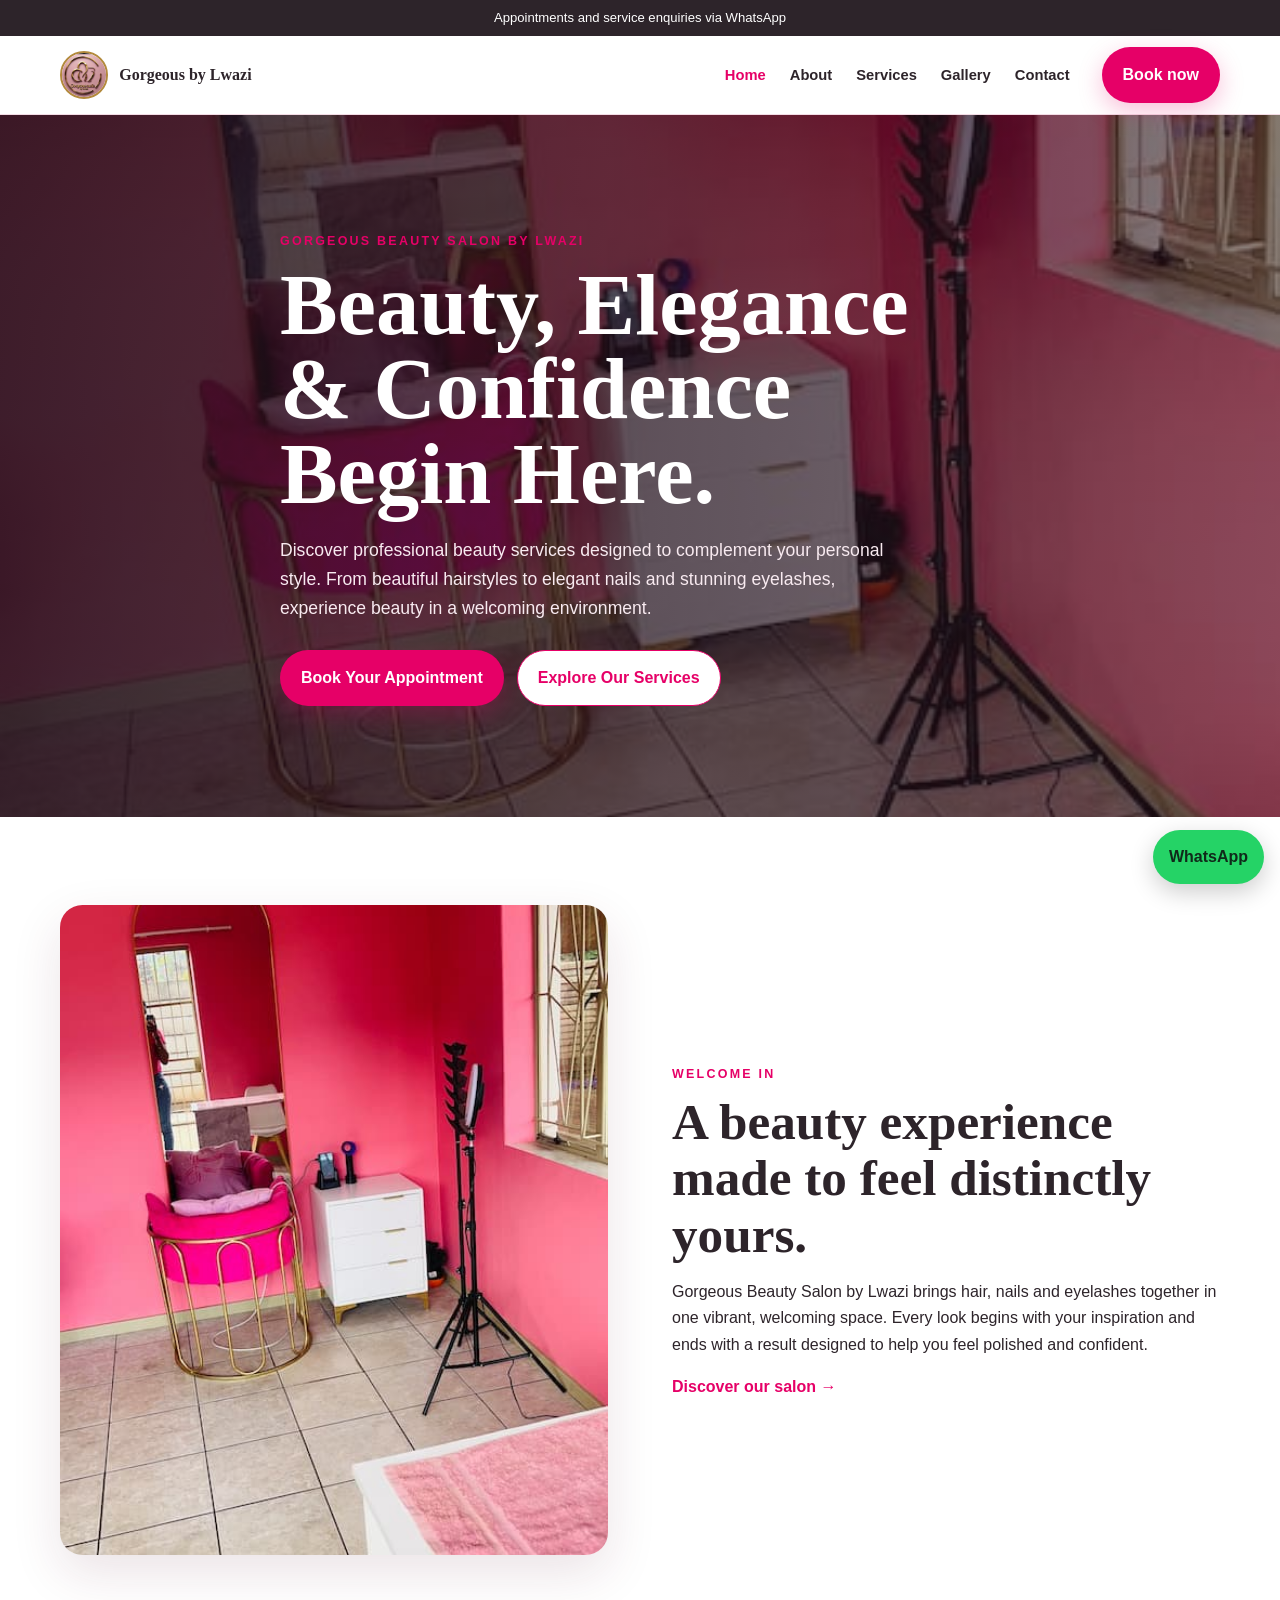
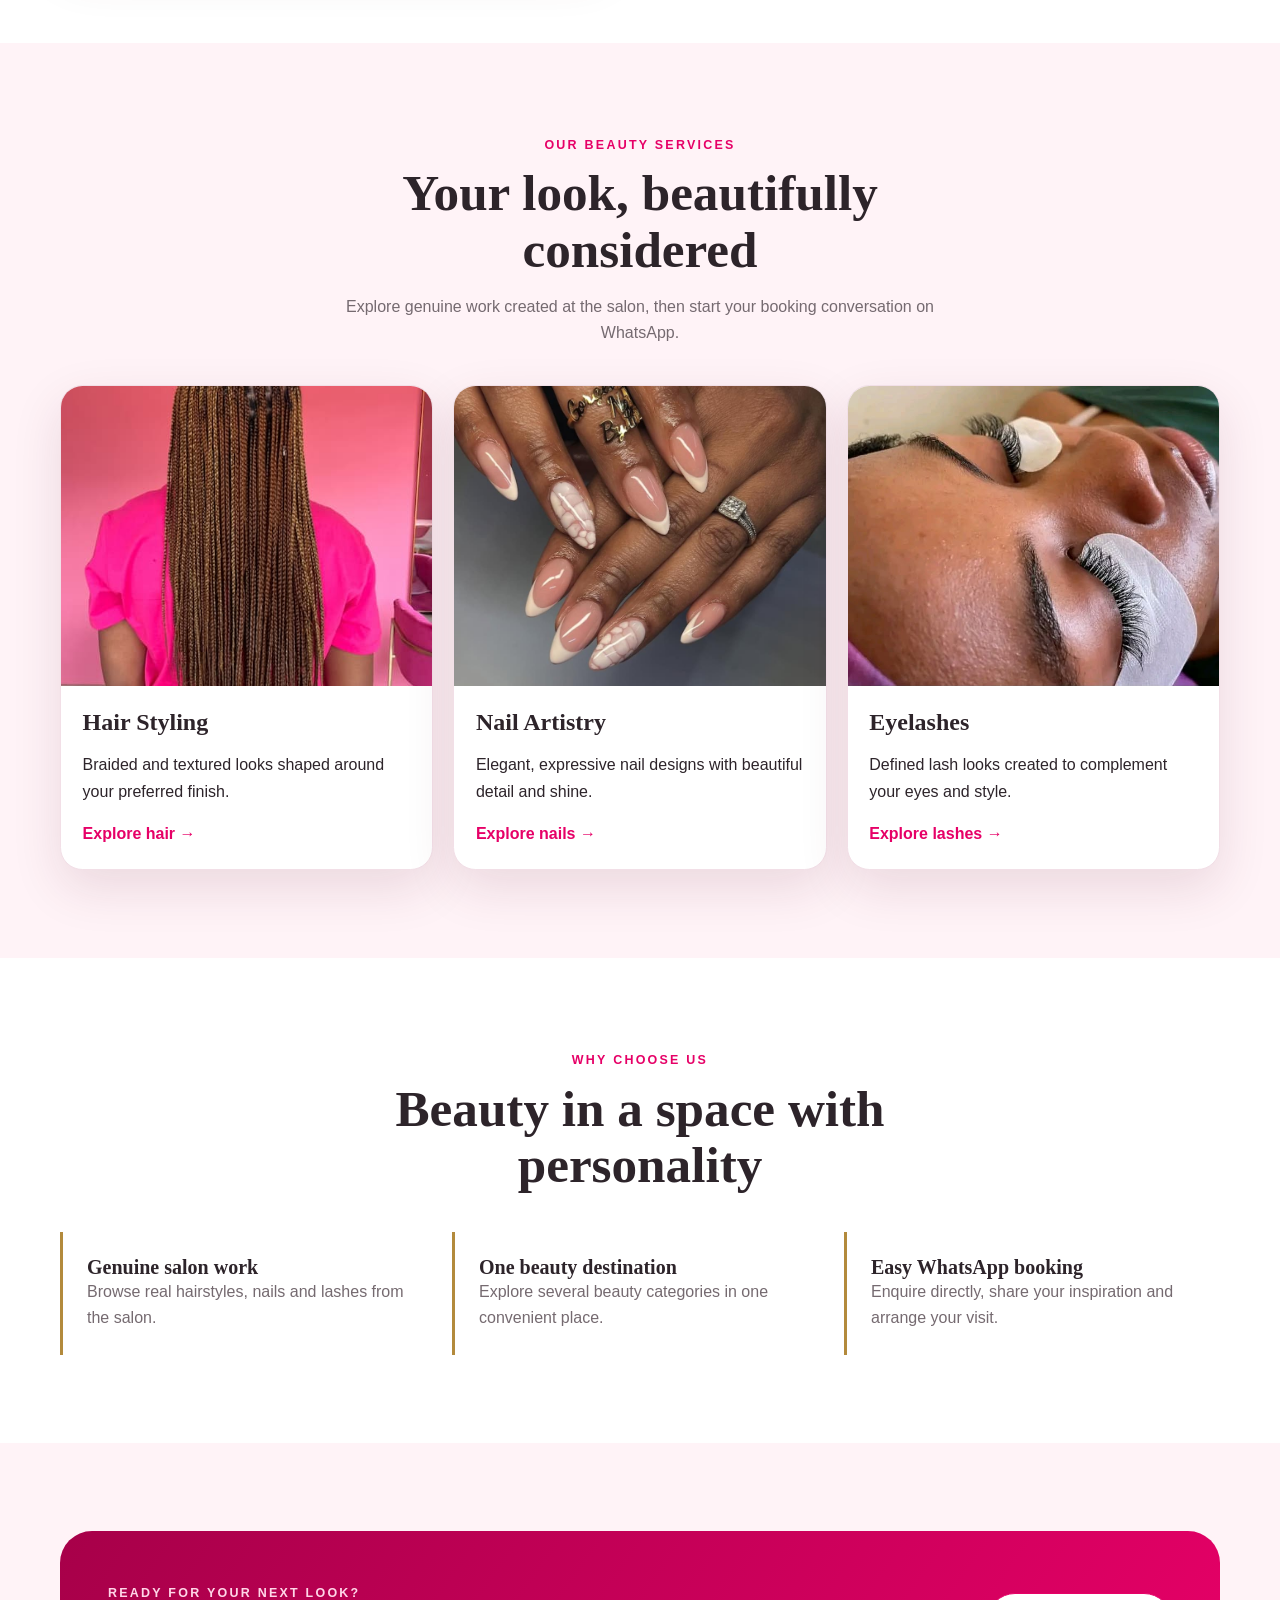
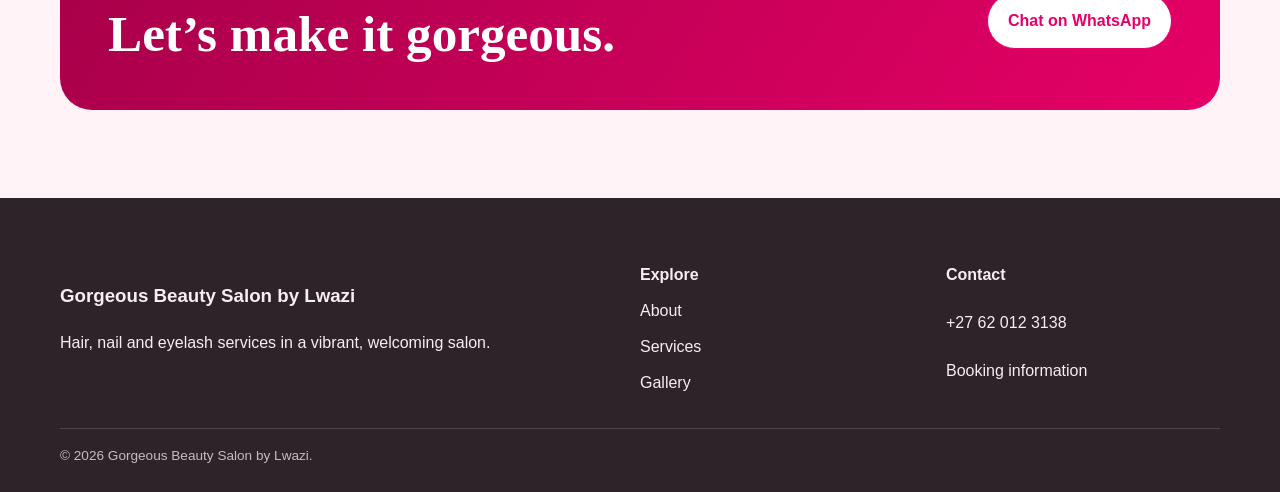
<file: index.html>
<!doctype html><html lang="en-ZA"><head><meta charset="utf-8"><meta name="viewport" content="width=device-width,initial-scale=1"><title>Gorgeous Beauty Salon by Lwazi | Hair, Nails & Lashes</title><meta name="description" content="Discover professional hair styling, nail artistry and eyelash services at Gorgeous Beauty Salon by Lwazi. Enquire and book conveniently on WhatsApp."><link rel="canonical" href="https://lungidigital-solutions.github.io/gorgeous-beauty-salon-website/"><meta property="og:title" content="Gorgeous Beauty Salon by Lwazi"><meta property="og:description" content="Beauty, elegance and confidence begin here. Explore our hair, nail and eyelash work."><meta property="og:type" content="website"><meta property="og:url" content="https://lungidigital-solutions.github.io/gorgeous-beauty-salon-website/"><meta property="og:image" content="https://lungidigital-solutions.github.io/gorgeous-beauty-salon-website/assets/images/logo/gorgeous-beauty-salon-logo.jpg"><link rel="stylesheet" href="css/style.css"><script type="application/ld+json">{"@context":"https://schema.org","@type":"BeautySalon","name":"Gorgeous Beauty Salon by Lwazi","telephone":"+27 62 012 3138","url":"https://lungidigital-solutions.github.io/gorgeous-beauty-salon-website/","logo":"https://lungidigital-solutions.github.io/gorgeous-beauty-salon-website/assets/images/logo/gorgeous-beauty-salon-logo.jpg"}</script></head><body><a class="skip" href="#main">Skip to content</a><div class="topbar">Appointments and service enquiries via WhatsApp</div><header class="site-header"><div class="container nav"><a class="brand" href="index.html"><img src="assets/images/logo/gorgeous-beauty-salon-logo.jpg" alt="Gorgeous Beauty Salon by Lwazi logo" width="48" height="48"><span>Gorgeous by Lwazi</span></a><button class="menu-toggle" aria-label="Open navigation" aria-expanded="false">☰</button><nav class="nav-links" aria-label="Primary"><a aria-current="page" href="index.html">Home</a><a href="about.html">About</a><a href="services.html">Services</a><a href="gallery.html">Gallery</a><a href="contact.html">Contact</a></nav><a class="btn btn-primary" href="https://wa.me/27620123138?text=Hello%20Gorgeous%20Beauty%20Salon%20by%20Lwazi.%20I%20would%20like%20to%20make%20a%20booking.">Book now</a></div></header><main id="main"><section class="hero"><div class="container hero-inner"><span class="eyebrow">Gorgeous Beauty Salon by Lwazi</span><h1>Beauty, Elegance &amp; Confidence Begin Here.</h1><p>Discover professional beauty services designed to complement your personal style. From beautiful hairstyles to elegant nails and stunning eyelashes, experience beauty in a welcoming environment.</p><div class="actions"><a class="btn btn-primary" href="https://wa.me/27620123138?text=Hello%20Gorgeous%20Beauty%20Salon%20by%20Lwazi.%20I%20would%20like%20to%20make%20a%20booking%20from%20your%20homepage.">Book Your Appointment</a><a class="btn btn-outline" href="services.html">Explore Our Services</a></div></div></section><section class="section"><div class="container split reveal"><img src="assets/images/salon/pink-salon-interior.jpg" alt="Vibrant pink interior of Gorgeous Beauty Salon by Lwazi" width="506" height="900"><div><span class="eyebrow">Welcome in</span><h2>A beauty experience made to feel distinctly yours.</h2><p>Gorgeous Beauty Salon by Lwazi brings hair, nails and eyelashes together in one vibrant, welcoming space. Every look begins with your inspiration and ends with a result designed to help you feel polished and confident.</p><a class="text-link" href="about.html">Discover our salon →</a></div></div></section><section class="section alt"><div class="container"><div class="section-head"><span class="eyebrow">Our beauty services</span><h2>Your look, beautifully considered</h2><p>Explore genuine work created at the salon, then start your booking conversation on WhatsApp.</p></div><div class="grid"><article class="card reveal"><img src="assets/images/hair/hairstyle-1.jpg" alt="Long neat braids styled at Gorgeous Beauty Salon" width="506" height="900" loading="lazy"><div class="card-body"><h3>Hair Styling</h3><p>Braided and textured looks shaped around your preferred finish.</p><a class="text-link" href="services.html#hair">Explore hair →</a></div></article><article class="card reveal"><img src="assets/images/nails/nail-design-4.jpg" alt="Elegant nude and white nail art" width="900" height="900" loading="lazy"><div class="card-body"><h3>Nail Artistry</h3><p>Elegant, expressive nail designs with beautiful detail and shine.</p><a class="text-link" href="services.html#nails">Explore nails →</a></div></article><article class="card reveal"><img src="assets/images/eyelashes/eyelash-style-2.jpeg" alt="Full eyelash set applied at the salon" width="714" height="535" loading="lazy"><div class="card-body"><h3>Eyelashes</h3><p>Defined lash looks created to complement your eyes and style.</p><a class="text-link" href="services.html#lashes">Explore lashes →</a></div></article></div></div></section><section class="section"><div class="container"><div class="section-head"><span class="eyebrow">Why choose us</span><h2>Beauty in a space with personality</h2></div><div class="features"><div class="feature"><strong>Genuine salon work</strong><span class="muted">Browse real hairstyles, nails and lashes from the salon.</span></div><div class="feature"><strong>One beauty destination</strong><span class="muted">Explore several beauty categories in one convenient place.</span></div><div class="feature"><strong>Easy WhatsApp booking</strong><span class="muted">Enquire directly, share your inspiration and arrange your visit.</span></div></div></div></section><section class="section alt"><div class="container cta"><div><span class="eyebrow" style="color:#ffd6e8">Ready for your next look?</span><h2>Let’s make it gorgeous.</h2></div><a class="btn btn-outline" href="https://wa.me/27620123138?text=Hello%20Gorgeous%20Beauty%20Salon%20by%20Lwazi.%20I%20would%20like%20to%20enquire%20about%20a%20beauty%20service%20and%20make%20a%20booking.">Chat on WhatsApp</a></div></section></main><footer><div class="container"><div class="footer-grid"><div><h3>Gorgeous Beauty Salon by Lwazi</h3><p>Hair, nail and eyelash services in a vibrant, welcoming salon.</p></div><div class="footer-links"><strong>Explore</strong><a href="about.html">About</a><a href="services.html">Services</a><a href="gallery.html">Gallery</a></div><div class="footer-links"><strong>Contact</strong><a href="tel:+27620123138">+27 62 012 3138</a><a href="contact.html">Booking information</a></div></div><div class="copyright">© <span id="year"></span> Gorgeous Beauty Salon by Lwazi.</div></div></footer><a class="whatsapp-float" aria-label="Book on WhatsApp" href="https://wa.me/27620123138?text=Hello%20Gorgeous%20Beauty%20Salon%20by%20Lwazi.%20I%20would%20like%20to%20make%20a%20booking.">WhatsApp</a><script src="js/script.js" defer></script><script>document.getElementById('year').textContent=new Date().getFullYear()</script></body></html>
</file>
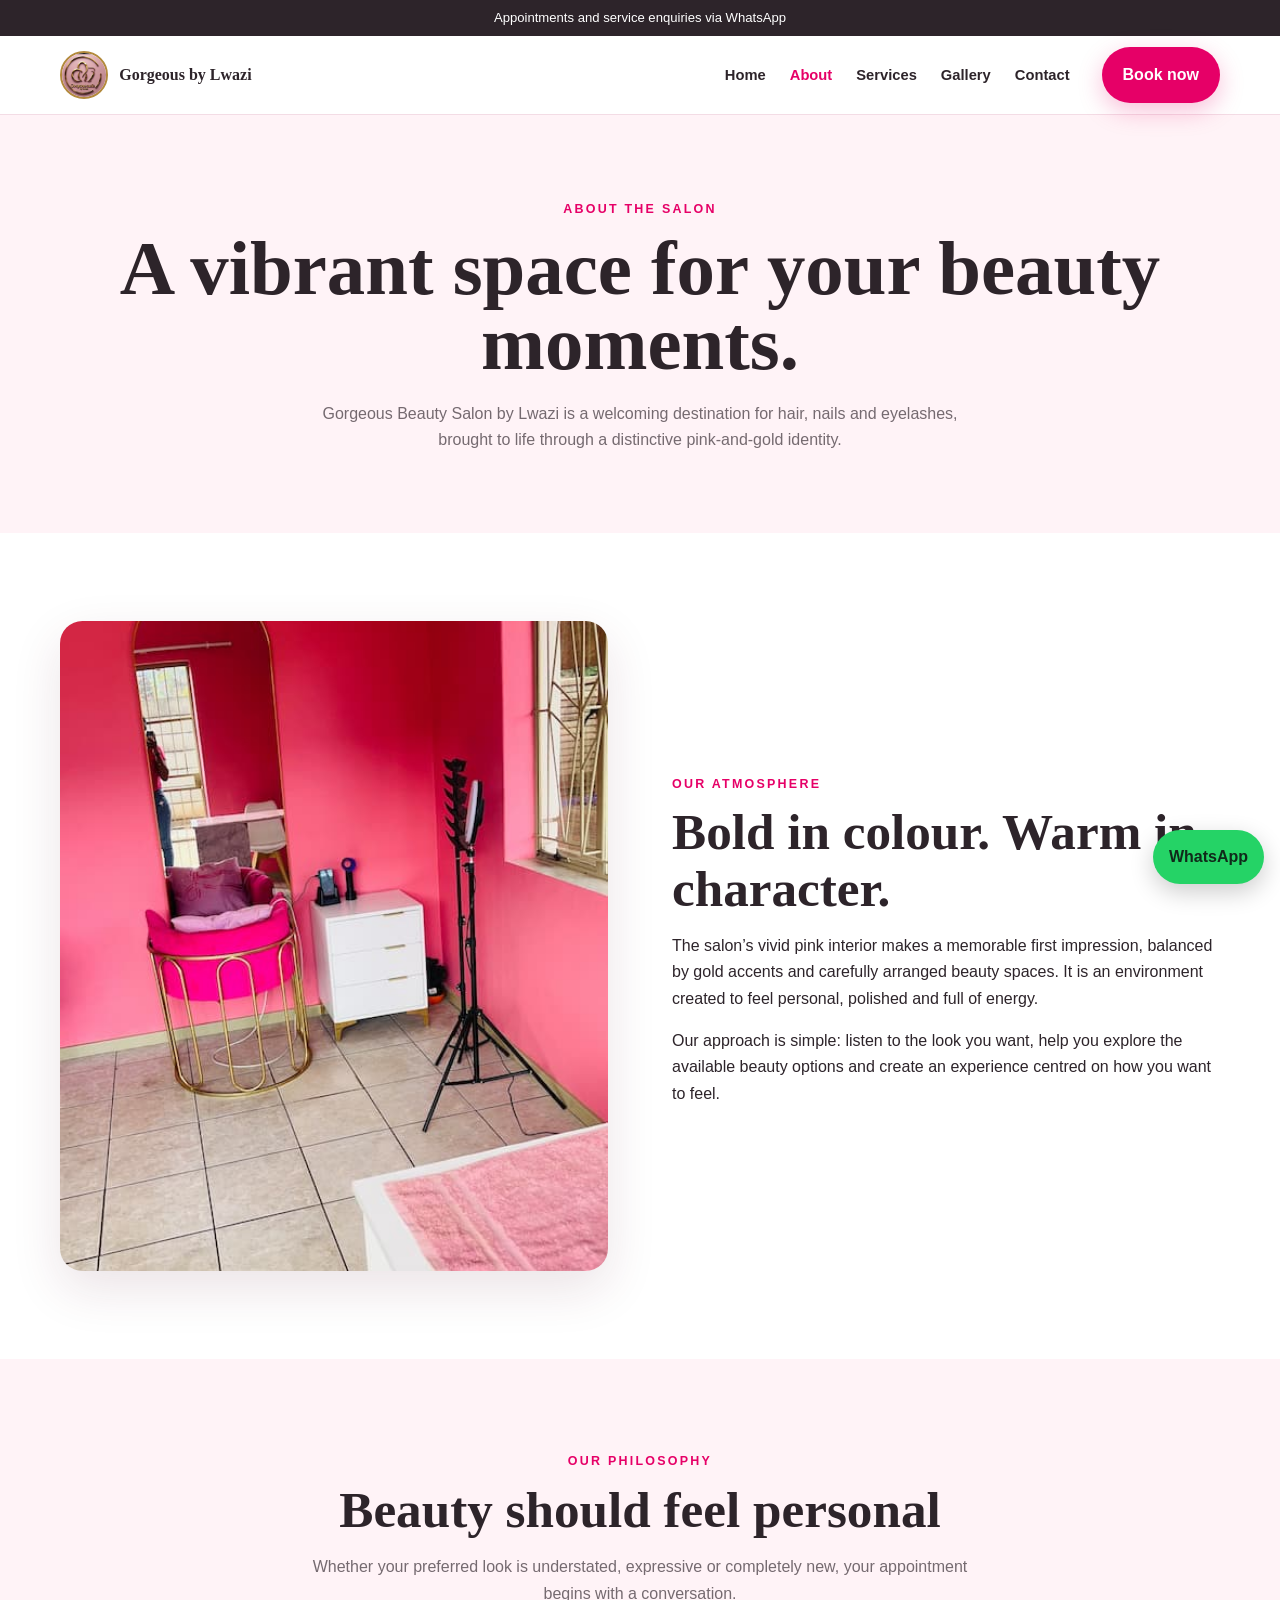
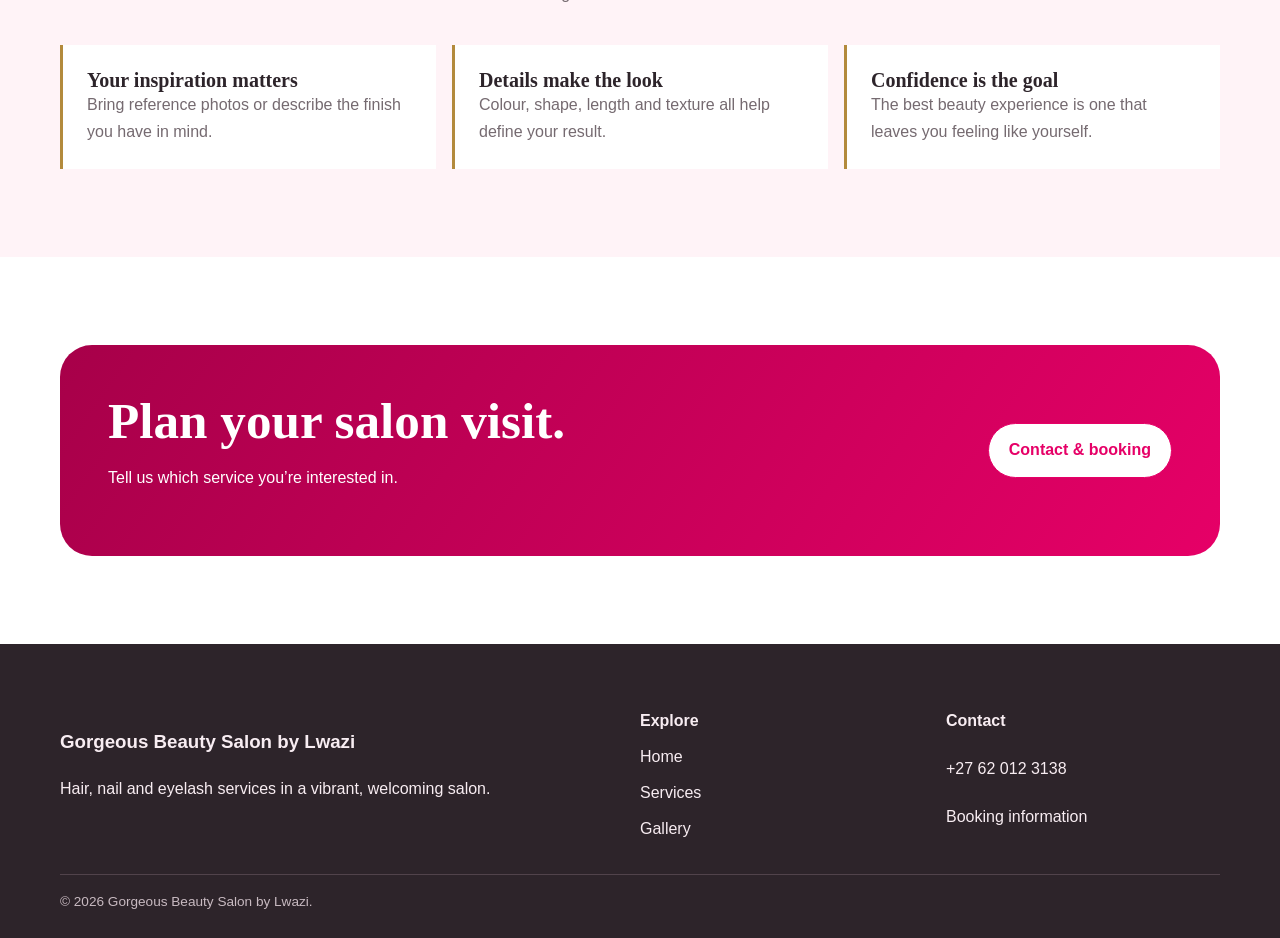
<file: about.html>
<!doctype html><html lang="en-ZA"><head><meta charset="utf-8"><meta name="viewport" content="width=device-width,initial-scale=1"><title>About Our Salon | Gorgeous Beauty Salon by Lwazi</title><meta name="description" content="Meet Gorgeous Beauty Salon by Lwazi and explore the welcoming pink salon space created for hair, nail and eyelash beauty services."><link rel="canonical" href="https://lungidigital-solutions.github.io/gorgeous-beauty-salon-website/about.html"><link rel="stylesheet" href="css/style.css"></head><body><a class="skip" href="#main">Skip to content</a><div class="topbar">Appointments and service enquiries via WhatsApp</div><header class="site-header"><div class="container nav"><a class="brand" href="index.html"><img src="assets/images/logo/gorgeous-beauty-salon-logo.jpg" alt="Gorgeous Beauty Salon by Lwazi logo" width="48" height="48"><span>Gorgeous by Lwazi</span></a><button class="menu-toggle" aria-label="Open navigation" aria-expanded="false">☰</button><nav class="nav-links" aria-label="Primary"><a href="index.html">Home</a><a aria-current="page" href="about.html">About</a><a href="services.html">Services</a><a href="gallery.html">Gallery</a><a href="contact.html">Contact</a></nav><a class="btn btn-primary" href="https://wa.me/27620123138?text=Hello%20Gorgeous%20Beauty%20Salon%20by%20Lwazi.%20I%20would%20like%20to%20make%20a%20booking%20after%20reading%20about%20your%20salon.">Book now</a></div></header><main id="main"><section class="page-hero"><div class="container"><span class="eyebrow">About the salon</span><h1>A vibrant space for your beauty moments.</h1><p>Gorgeous Beauty Salon by Lwazi is a welcoming destination for hair, nails and eyelashes, brought to life through a distinctive pink-and-gold identity.</p></div></section><section class="section"><div class="container split reveal"><img src="assets/images/salon/pink-salon-interior.jpg" alt="Pink treatment area and gold salon chair inside Gorgeous Beauty Salon" width="506" height="900"><div><span class="eyebrow">Our atmosphere</span><h2>Bold in colour. Warm in character.</h2><p>The salon’s vivid pink interior makes a memorable first impression, balanced by gold accents and carefully arranged beauty spaces. It is an environment created to feel personal, polished and full of energy.</p><p>Our approach is simple: listen to the look you want, help you explore the available beauty options and create an experience centred on how you want to feel.</p></div></div></section><section class="section alt"><div class="container"><div class="section-head"><span class="eyebrow">Our philosophy</span><h2>Beauty should feel personal</h2><p>Whether your preferred look is understated, expressive or completely new, your appointment begins with a conversation.</p></div><div class="features"><div class="feature"><strong>Your inspiration matters</strong><span class="muted">Bring reference photos or describe the finish you have in mind.</span></div><div class="feature"><strong>Details make the look</strong><span class="muted">Colour, shape, length and texture all help define your result.</span></div><div class="feature"><strong>Confidence is the goal</strong><span class="muted">The best beauty experience is one that leaves you feeling like yourself.</span></div></div></div></section><section class="section"><div class="container cta"><div><h2>Plan your salon visit.</h2><p>Tell us which service you’re interested in.</p></div><a class="btn btn-outline" href="contact.html">Contact &amp; booking</a></div></section></main><footer><div class="container"><div class="footer-grid"><div><h3>Gorgeous Beauty Salon by Lwazi</h3><p>Hair, nail and eyelash services in a vibrant, welcoming salon.</p></div><div class="footer-links"><strong>Explore</strong><a href="index.html">Home</a><a href="services.html">Services</a><a href="gallery.html">Gallery</a></div><div class="footer-links"><strong>Contact</strong><a href="tel:+27620123138">+27 62 012 3138</a><a href="contact.html">Booking information</a></div></div><div class="copyright">© 2026 Gorgeous Beauty Salon by Lwazi.</div></div></footer><a class="whatsapp-float" href="https://wa.me/27620123138?text=Hello%20Gorgeous%20Beauty%20Salon%20by%20Lwazi.%20I%20would%20like%20to%20make%20a%20booking.">WhatsApp</a><script src="js/script.js" defer></script></body></html>
</file>
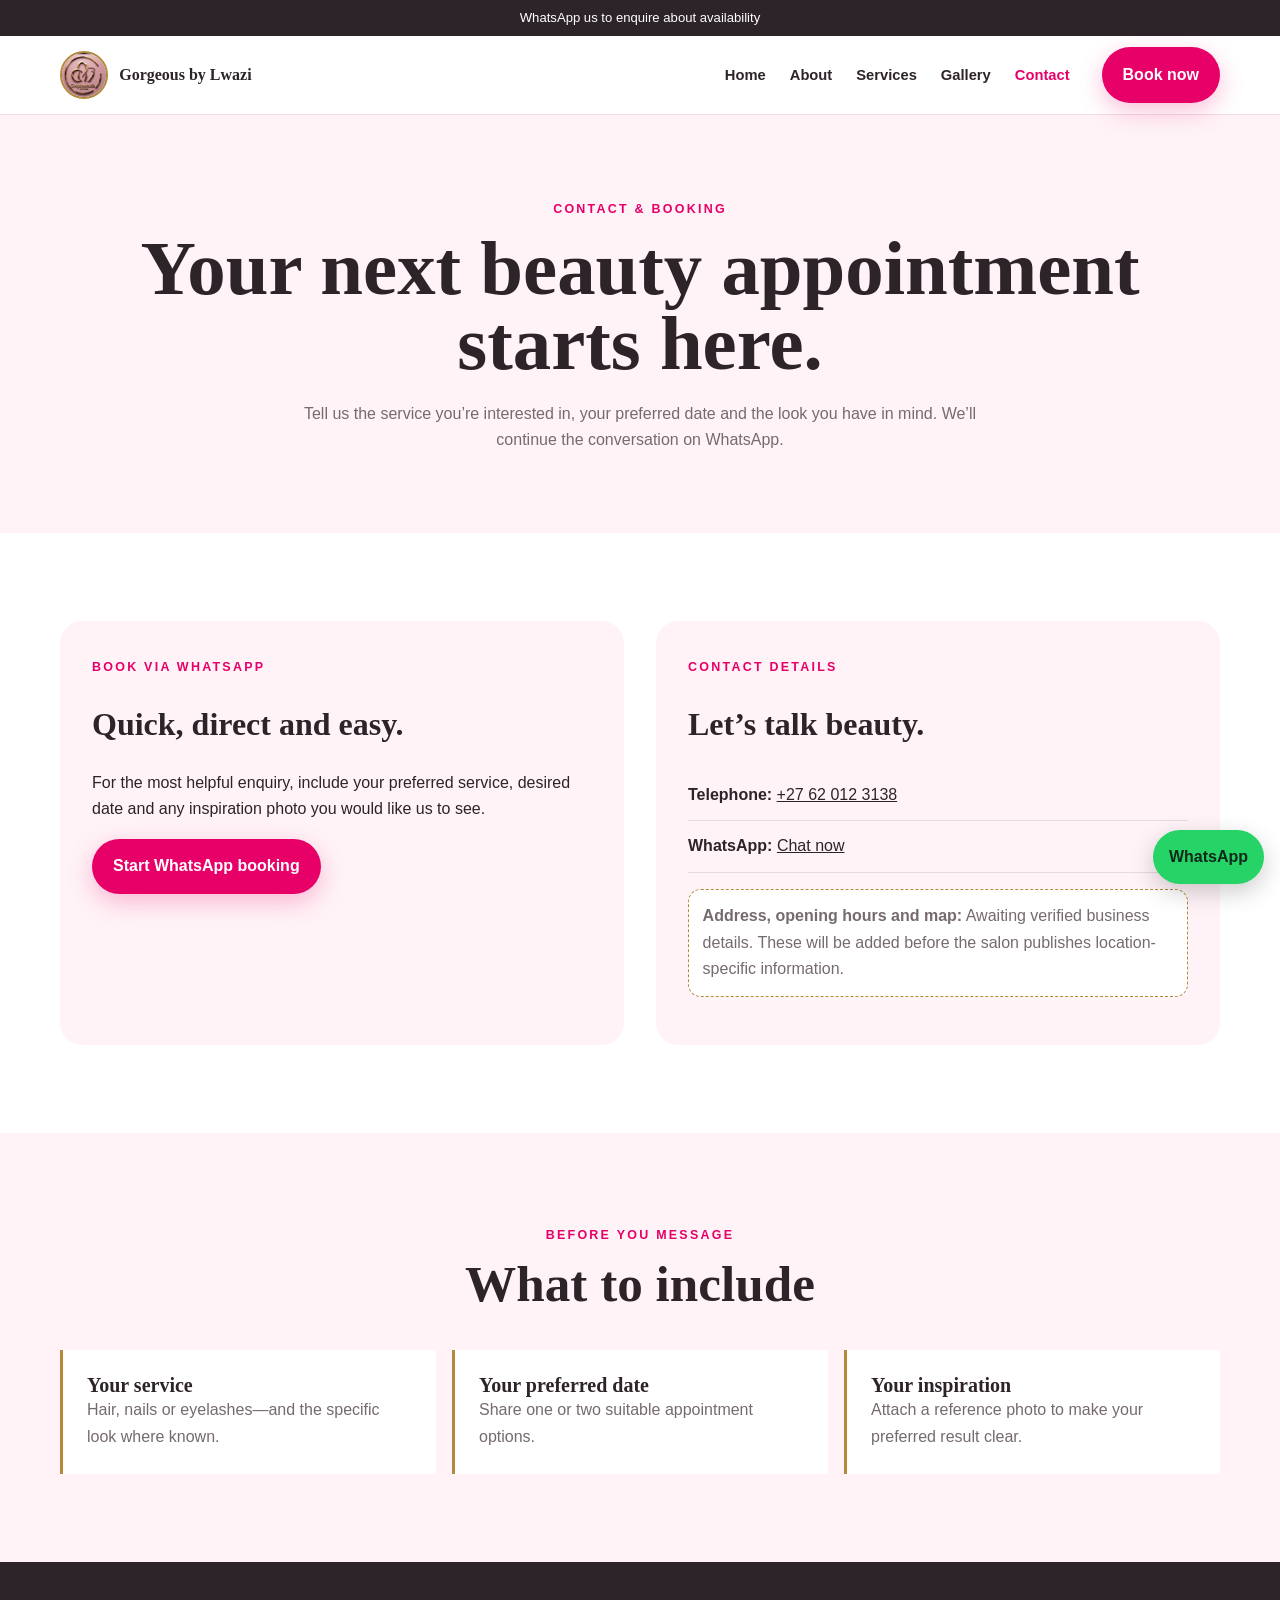
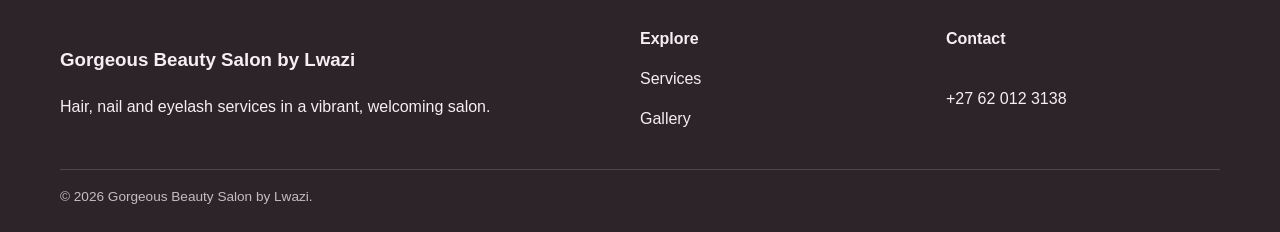
<file: contact.html>
<!doctype html><html lang="en-ZA"><head><meta charset="utf-8"><meta name="viewport" content="width=device-width,initial-scale=1"><title>Contact & Book | Gorgeous Beauty Salon by Lwazi</title><meta name="description" content="Contact Gorgeous Beauty Salon by Lwazi by telephone or WhatsApp to enquire about hair, nail and eyelash services and arrange an appointment."><link rel="canonical" href="https://lungidigital-solutions.github.io/gorgeous-beauty-salon-website/contact.html"><link rel="stylesheet" href="css/style.css"></head><body><a class="skip" href="#main">Skip to content</a><div class="topbar">WhatsApp us to enquire about availability</div><header class="site-header"><div class="container nav"><a class="brand" href="index.html"><img src="assets/images/logo/gorgeous-beauty-salon-logo.jpg" alt="Gorgeous Beauty Salon by Lwazi logo" width="48" height="48"><span>Gorgeous by Lwazi</span></a><button class="menu-toggle" aria-label="Open navigation" aria-expanded="false">☰</button><nav class="nav-links" aria-label="Primary"><a href="index.html">Home</a><a href="about.html">About</a><a href="services.html">Services</a><a href="gallery.html">Gallery</a><a aria-current="page" href="contact.html">Contact</a></nav><a class="btn btn-primary" href="https://wa.me/27620123138?text=Hello%20Gorgeous%20Beauty%20Salon%20by%20Lwazi.%20I%20would%20like%20to%20enquire%20about%20your%20services%20and%20make%20a%20booking.">Book now</a></div></header><main id="main"><section class="page-hero"><div class="container"><span class="eyebrow">Contact &amp; booking</span><h1>Your next beauty appointment starts here.</h1><p>Tell us the service you’re interested in, your preferred date and the look you have in mind. We’ll continue the conversation on WhatsApp.</p></div></section><section class="section"><div class="container contact-grid"><div class="contact-card"><span class="eyebrow">Book via WhatsApp</span><h2>Quick, direct and easy.</h2><p>For the most helpful enquiry, include your preferred service, desired date and any inspiration photo you would like us to see.</p><a class="btn btn-primary" href="https://wa.me/27620123138?text=Hello%20Gorgeous%20Beauty%20Salon%20by%20Lwazi.%20I%20would%20like%20to%20enquire%20about%20your%20services%20and%20make%20a%20booking.%20The%20service%20I%20am%20interested%20in%20is%3A">Start WhatsApp booking</a></div><div class="contact-card"><span class="eyebrow">Contact details</span><h2>Let’s talk beauty.</h2><ul class="contact-list"><li><strong>Telephone:</strong> <a href="tel:+27620123138">+27 62 012 3138</a></li><li><strong>WhatsApp:</strong> <a href="https://wa.me/27620123138">Chat now</a></li></ul><p class="pending"><strong>Address, opening hours and map:</strong> Awaiting verified business details. These will be added before the salon publishes location-specific information.</p></div></div></section><section class="section alt"><div class="container"><div class="section-head"><span class="eyebrow">Before you message</span><h2>What to include</h2></div><div class="features"><div class="feature"><strong>Your service</strong><span class="muted">Hair, nails or eyelashes—and the specific look where known.</span></div><div class="feature"><strong>Your preferred date</strong><span class="muted">Share one or two suitable appointment options.</span></div><div class="feature"><strong>Your inspiration</strong><span class="muted">Attach a reference photo to make your preferred result clear.</span></div></div></div></section></main><footer><div class="container"><div class="footer-grid"><div><h3>Gorgeous Beauty Salon by Lwazi</h3><p>Hair, nail and eyelash services in a vibrant, welcoming salon.</p></div><div class="footer-links"><strong>Explore</strong><a href="services.html">Services</a><a href="gallery.html">Gallery</a></div><div class="footer-links"><strong>Contact</strong><a href="tel:+27620123138">+27 62 012 3138</a></div></div><div class="copyright">© 2026 Gorgeous Beauty Salon by Lwazi.</div></div></footer><a class="whatsapp-float" href="https://wa.me/27620123138?text=Hello%20Gorgeous%20Beauty%20Salon%20by%20Lwazi.%20I%20would%20like%20to%20make%20a%20booking.">WhatsApp</a><script src="js/script.js" defer></script></body></html>
</file>
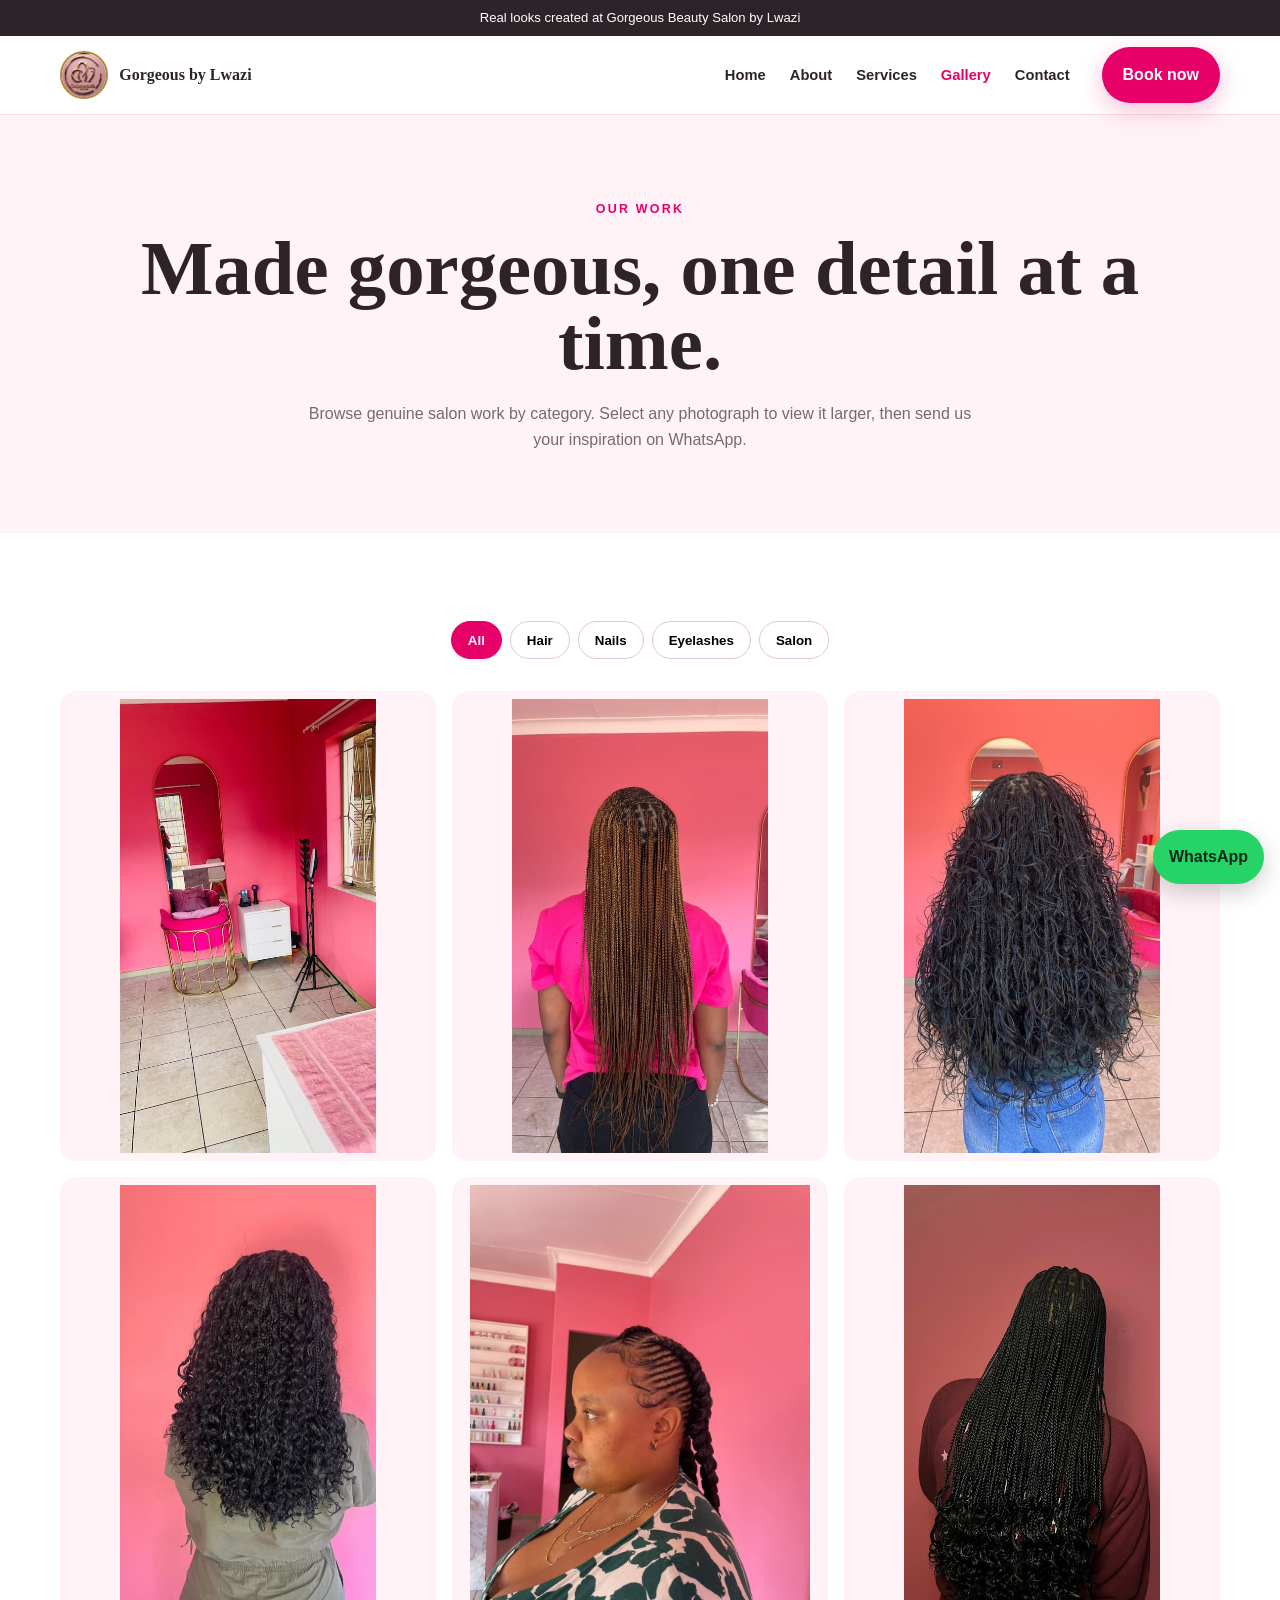
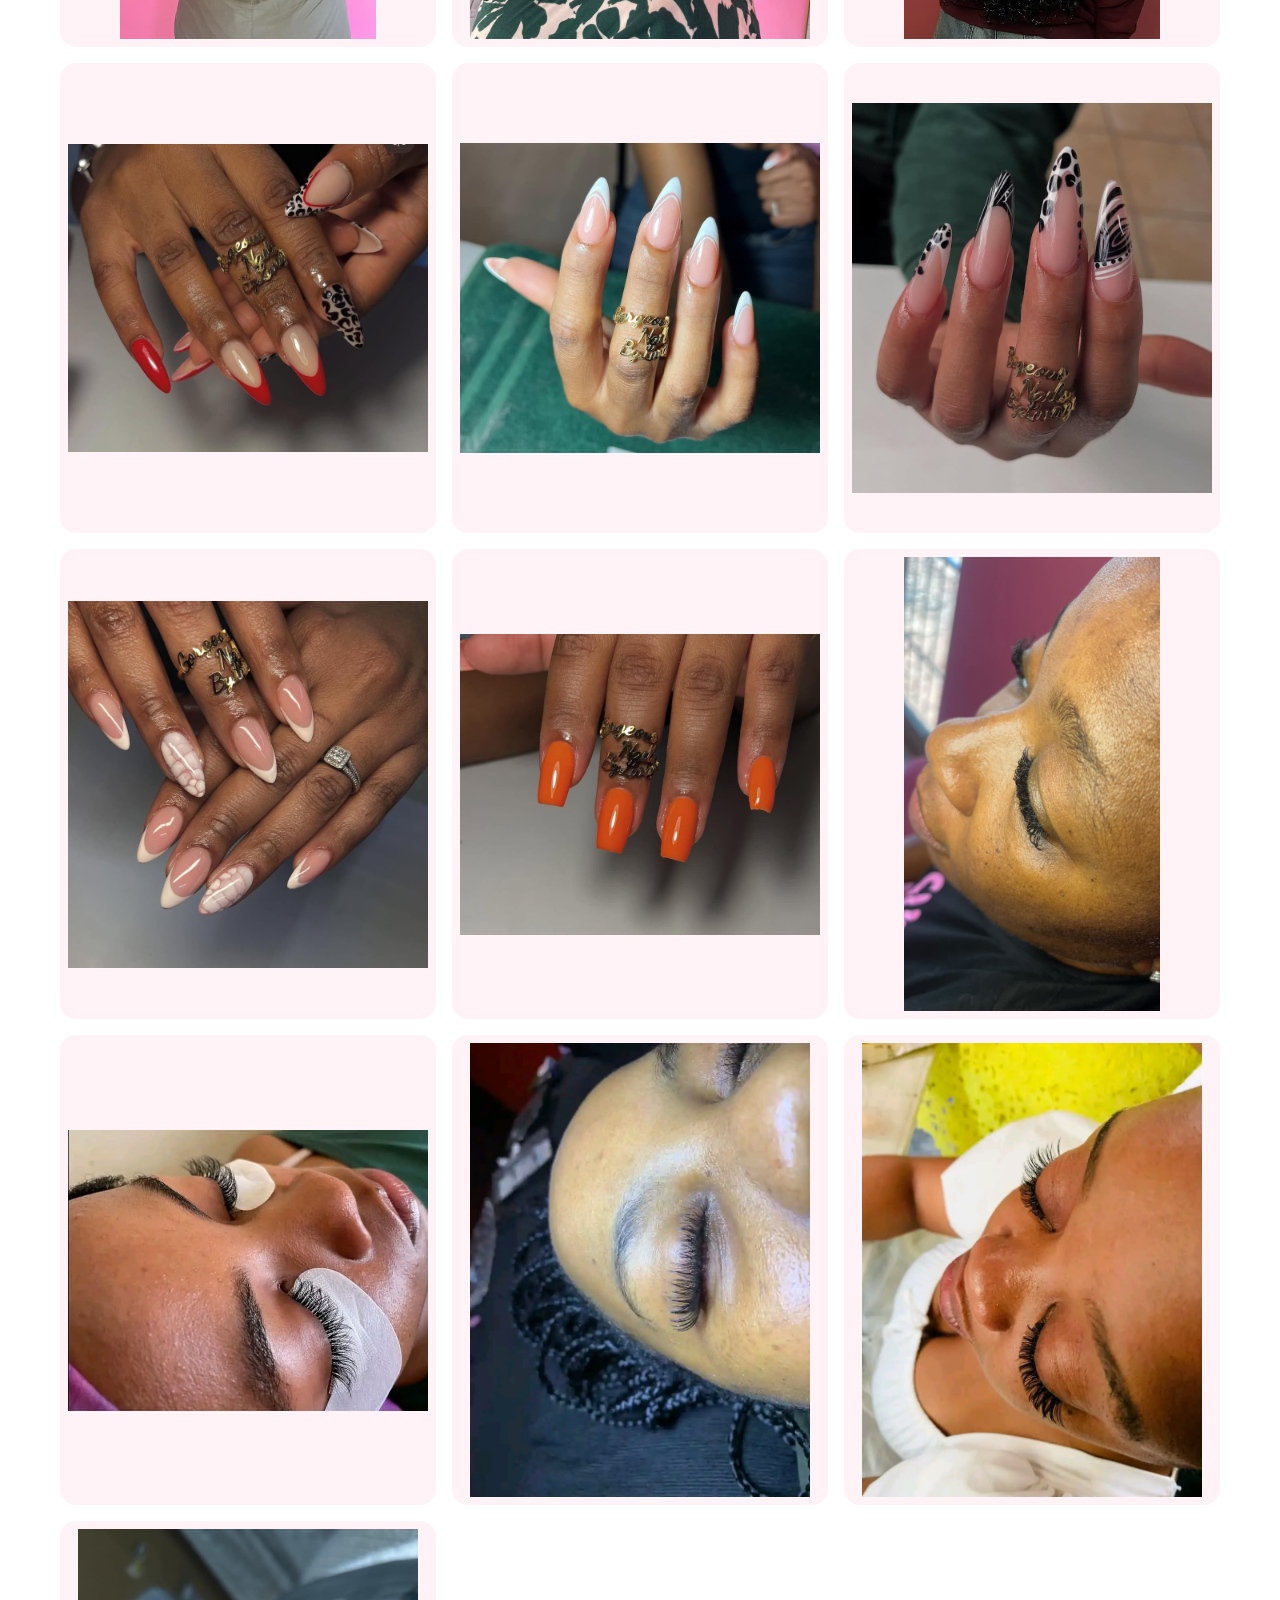
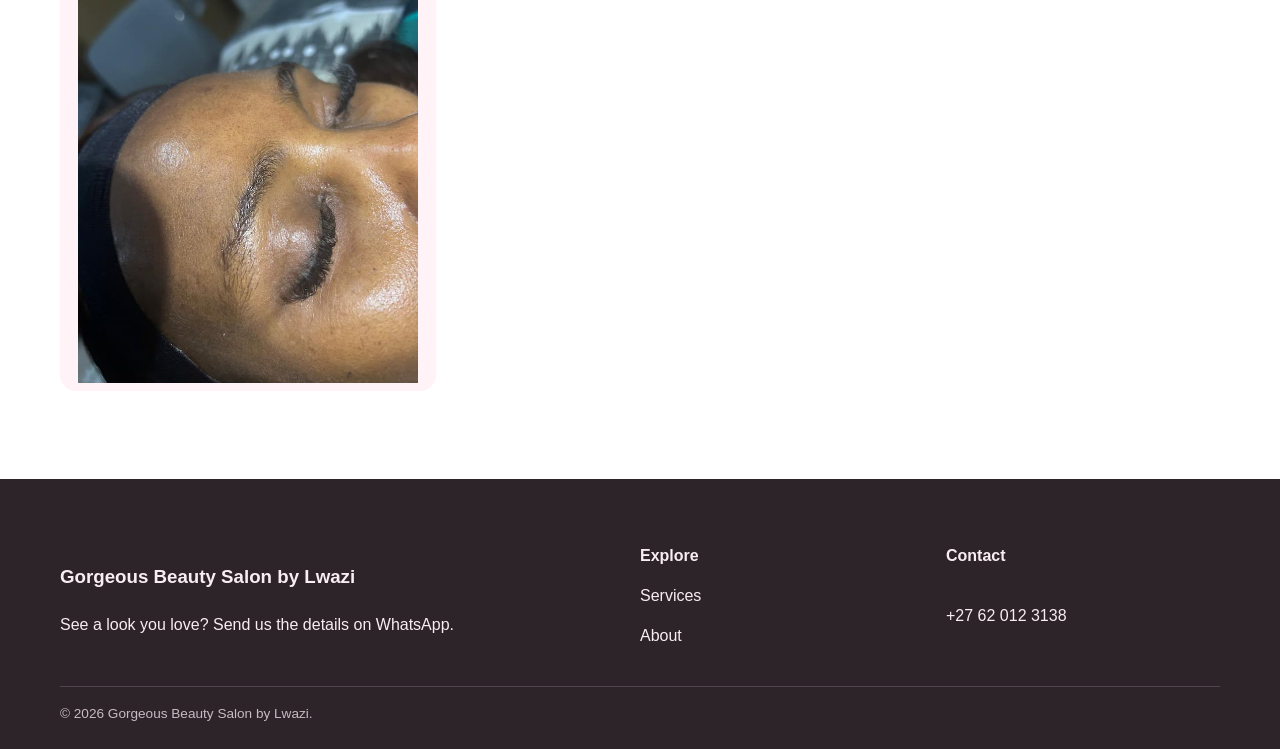
<file: gallery.html>
<!doctype html><html lang="en-ZA"><head><meta charset="utf-8"><meta name="viewport" content="width=device-width,initial-scale=1"><title>Salon Gallery | Gorgeous Beauty Salon by Lwazi</title><meta name="description" content="Browse genuine hair, nail, eyelash and salon interior photographs from Gorgeous Beauty Salon by Lwazi."><link rel="canonical" href="https://lungidigital-solutions.github.io/gorgeous-beauty-salon-website/gallery.html"><link rel="stylesheet" href="css/style.css?v=2"></head><body><a class="skip" href="#main">Skip to content</a><div class="topbar">Real looks created at Gorgeous Beauty Salon by Lwazi</div><header class="site-header"><div class="container nav"><a class="brand" href="index.html"><img src="assets/images/logo/gorgeous-beauty-salon-logo.jpg" alt="Gorgeous Beauty Salon by Lwazi logo" width="48" height="48"><span>Gorgeous by Lwazi</span></a><button class="menu-toggle" aria-label="Open navigation" aria-expanded="false">☰</button><nav class="nav-links" aria-label="Primary"><a href="index.html">Home</a><a href="about.html">About</a><a href="services.html">Services</a><a aria-current="page" href="gallery.html">Gallery</a><a href="contact.html">Contact</a></nav><a class="btn btn-primary" href="https://wa.me/27620123138?text=Hello%20Gorgeous%20Beauty%20Salon%20by%20Lwazi.%20I%20saw%20a%20look%20in%20your%20gallery%20and%20would%20like%20to%20enquire.">Book now</a></div></header><main id="main"><section class="page-hero"><div class="container"><span class="eyebrow">Our work</span><h1>Made gorgeous, one detail at a time.</h1><p>Browse genuine salon work by category. Select any photograph to view it larger, then send us your inspiration on WhatsApp.</p></div></section><section class="section"><div class="container"><div class="gallery-controls" aria-label="Gallery filters"><button class="filter active" data-filter="all">All</button><button class="filter" data-filter="hair">Hair</button><button class="filter" data-filter="nails">Nails</button><button class="filter" data-filter="lashes">Eyelashes</button><button class="filter" data-filter="salon">Salon</button></div><div class="gallery-grid">
<button class="gallery-item" data-category="salon"><img src="assets/images/salon/pink-salon-interior.jpg" alt="Vibrant pink salon interior with gold chair" width="506" height="900"></button>
<button class="gallery-item" data-category="hair"><img src="assets/images/hair/hairstyle-1.jpg" alt="Long brown box braids" width="506" height="900" loading="lazy"></button><button class="gallery-item" data-category="hair"><img src="assets/images/hair/hairstyle-2.jpg" alt="Long wet-look textured hairstyle" width="450" height="800" loading="lazy"></button><button class="gallery-item" data-category="hair"><img src="assets/images/hair/hairstyle-3.jpg" alt="Long curly textured hairstyle" width="506" height="900" loading="lazy"></button><button class="gallery-item" data-category="hair"><img src="assets/images/hair/hairstyle-4.jpg" alt="Neat cornrow braids styled into two plaits" width="675" height="1200" loading="lazy"></button><button class="gallery-item" data-category="hair"><img src="assets/images/hair/hairstyle-5.jpg" alt="Fine braids with curled ends" width="506" height="900" loading="lazy"></button>
<button class="gallery-item" data-category="nails"><img src="assets/images/nails/nail-design-1.jpg" alt="Red, nude and leopard print nail design" width="900" height="900" loading="lazy"></button><button class="gallery-item" data-category="nails"><img src="assets/images/nails/nail-design-2.jpg" alt="Soft pink nails with fine white tips" width="900" height="900" loading="lazy"></button><button class="gallery-item" data-category="nails"><img src="assets/images/nails/nail-design-3.jpg" alt="Black and white patterned long nail art" width="900" height="900" loading="lazy"></button><button class="gallery-item" data-category="nails"><img src="assets/images/nails/nail-design-4.jpg" alt="Nude almond nails with white tips and floral accent" width="900" height="900" loading="lazy"></button><button class="gallery-item" data-category="nails"><img src="assets/images/nails/nail-design-5.jpg" alt="Glossy orange square nails" width="900" height="754" loading="lazy"></button>
<button class="gallery-item" data-category="lashes"><img src="assets/images/eyelashes/eyelash-style-1.jpg" alt="Defined curled eyelashes" width="700" height="1244" loading="lazy"></button><button class="gallery-item" data-category="lashes"><img src="assets/images/eyelashes/eyelash-style-2.jpeg" alt="Full eyelash set during a salon appointment" width="714" height="535" loading="lazy"></button><button class="gallery-item" data-category="lashes"><img src="assets/images/eyelashes/eyelash-style-3.jpeg" alt="Soft natural eyelash result" width="720" height="960" loading="lazy"></button><button class="gallery-item" data-category="lashes"><img src="assets/images/eyelashes/eyelash-style-4.jpeg" alt="Long defined eyelash extensions" width="714" height="953" loading="lazy"></button><button class="gallery-item" data-category="lashes"><img src="assets/images/eyelashes/eyelash-style-5.jpg" alt="Natural eyelash treatment result" width="675" height="1200" loading="lazy"></button></div></div></section></main><div class="lightbox" role="dialog" aria-modal="true" aria-label="Enlarged gallery image"><button class="lightbox-close" aria-label="Close image">×</button><img alt=""></div><footer><div class="container"><div class="footer-grid"><div><h3>Gorgeous Beauty Salon by Lwazi</h3><p>See a look you love? Send us the details on WhatsApp.</p></div><div class="footer-links"><strong>Explore</strong><a href="services.html">Services</a><a href="about.html">About</a></div><div class="footer-links"><strong>Contact</strong><a href="tel:+27620123138">+27 62 012 3138</a></div></div><div class="copyright">© 2026 Gorgeous Beauty Salon by Lwazi.</div></div></footer><a class="whatsapp-float" href="https://wa.me/27620123138?text=Hello%20Gorgeous%20Beauty%20Salon%20by%20Lwazi.%20I%20saw%20a%20look%20in%20your%20gallery%20and%20would%20like%20to%20enquire.">WhatsApp</a><script src="js/script.js" defer></script></body></html>
</file>
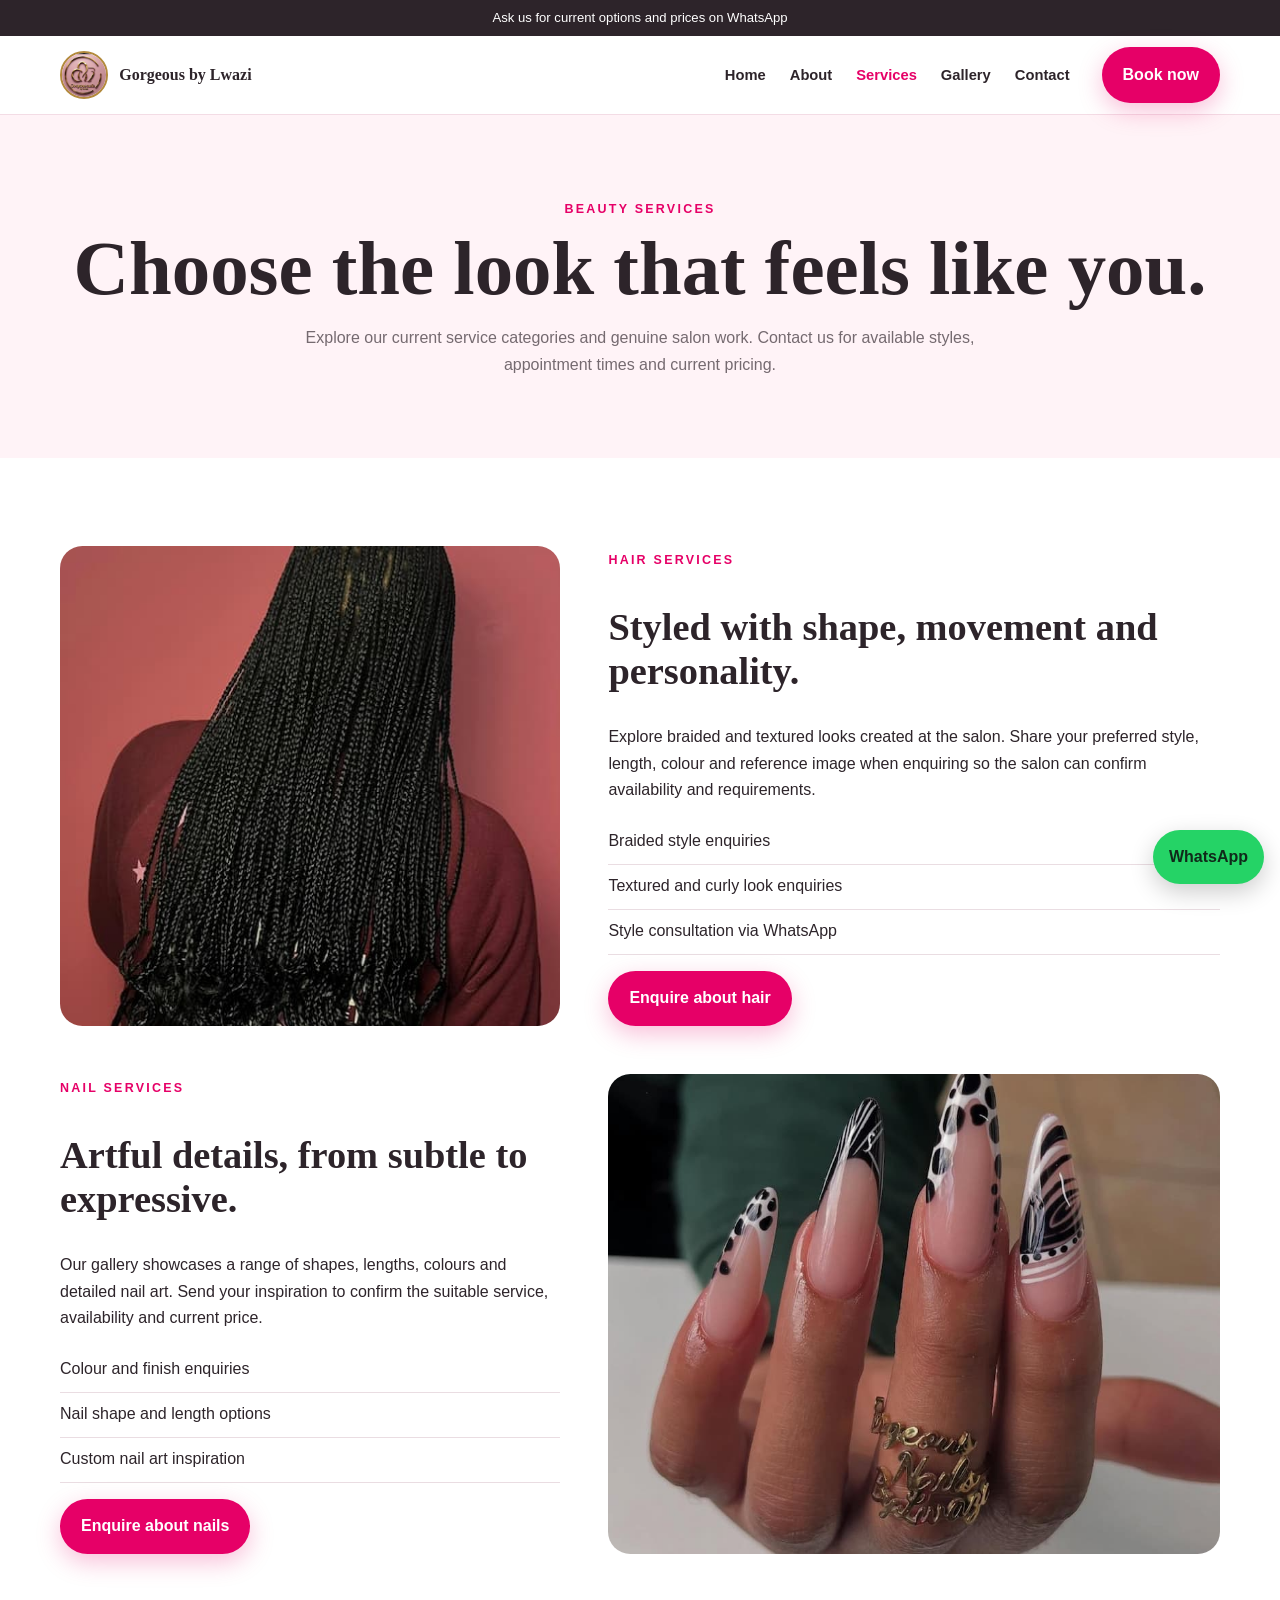
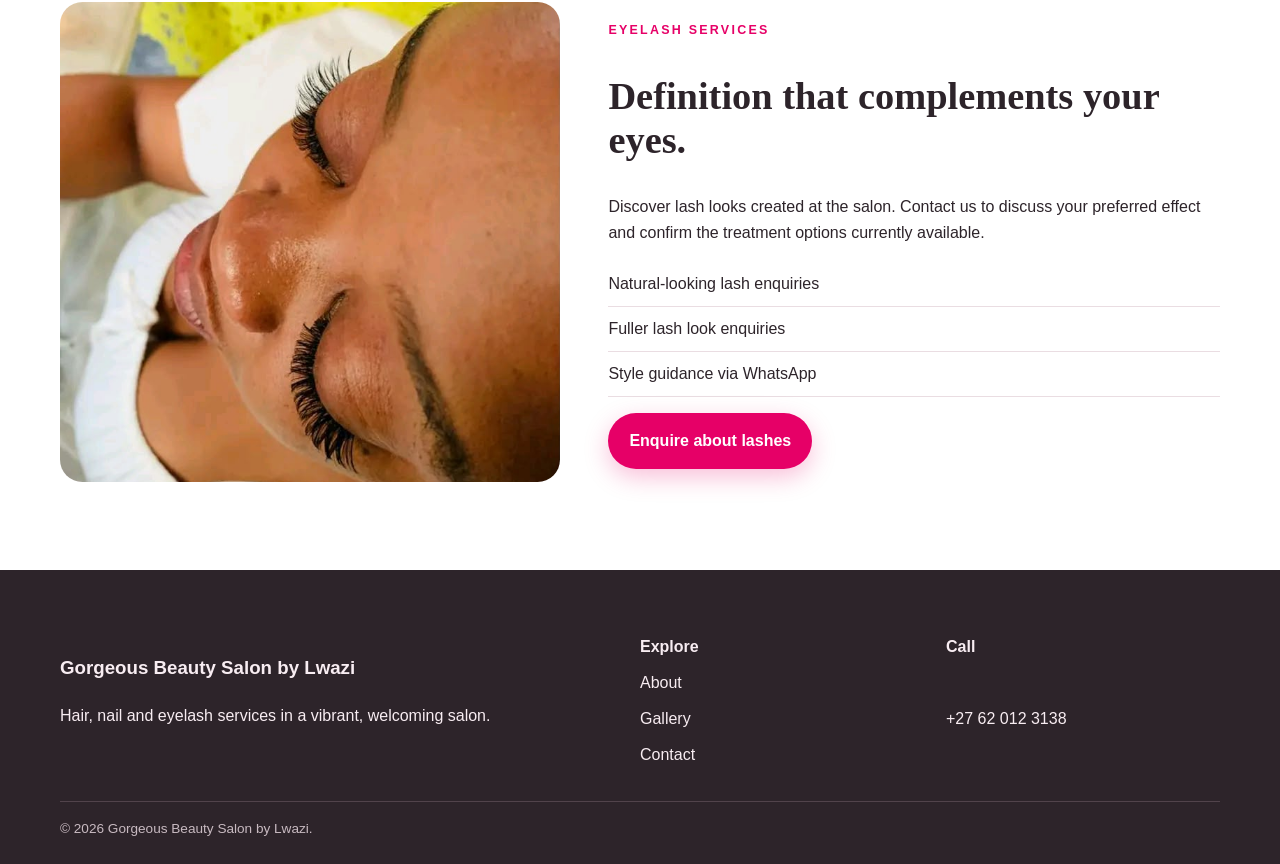
<file: services.html>
<!doctype html><html lang="en-ZA"><head><meta charset="utf-8"><meta name="viewport" content="width=device-width,initial-scale=1"><title>Hair, Nail & Eyelash Services | Gorgeous by Lwazi</title><meta name="description" content="Explore hair styling, nail artistry and eyelash services at Gorgeous Beauty Salon by Lwazi, then enquire and book on WhatsApp."><link rel="canonical" href="https://lungidigital-solutions.github.io/gorgeous-beauty-salon-website/services.html"><link rel="stylesheet" href="css/style.css"></head><body><a class="skip" href="#main">Skip to content</a><div class="topbar">Ask us for current options and prices on WhatsApp</div><header class="site-header"><div class="container nav"><a class="brand" href="index.html"><img src="assets/images/logo/gorgeous-beauty-salon-logo.jpg" alt="Gorgeous Beauty Salon by Lwazi logo" width="48" height="48"><span>Gorgeous by Lwazi</span></a><button class="menu-toggle" aria-label="Open navigation" aria-expanded="false">☰</button><nav class="nav-links" aria-label="Primary"><a href="index.html">Home</a><a href="about.html">About</a><a aria-current="page" href="services.html">Services</a><a href="gallery.html">Gallery</a><a href="contact.html">Contact</a></nav><a class="btn btn-primary" href="https://wa.me/27620123138?text=Hello%20Gorgeous%20Beauty%20Salon%20by%20Lwazi.%20I%20would%20like%20to%20enquire%20about%20your%20services.">Book now</a></div></header><main id="main"><section class="page-hero"><div class="container"><span class="eyebrow">Beauty services</span><h1>Choose the look that feels like you.</h1><p>Explore our current service categories and genuine salon work. Contact us for available styles, appointment times and current pricing.</p></div></section><section class="section"><div class="container services-list"><article id="hair" class="service-row reveal"><img src="assets/images/hair/hairstyle-5.jpg" alt="Long fine braids with curled ends" width="506" height="900"><div><span class="eyebrow">Hair services</span><h2>Styled with shape, movement and personality.</h2><p>Explore braided and textured looks created at the salon. Share your preferred style, length, colour and reference image when enquiring so the salon can confirm availability and requirements.</p><ul class="service-points"><li>Braided style enquiries</li><li>Textured and curly look enquiries</li><li>Style consultation via WhatsApp</li></ul><a class="btn btn-primary" href="https://wa.me/27620123138?text=Hello%20Gorgeous%20Beauty%20Salon%20by%20Lwazi.%20I%20would%20like%20to%20enquire%20about%20a%20hair%20service.%20My%20preferred%20style%20is%3A">Enquire about hair</a></div></article><article id="nails" class="service-row reveal"><img src="assets/images/nails/nail-design-3.jpg" alt="Long patterned black and white nail art" width="900" height="900" loading="lazy"><div><span class="eyebrow">Nail services</span><h2>Artful details, from subtle to expressive.</h2><p>Our gallery showcases a range of shapes, lengths, colours and detailed nail art. Send your inspiration to confirm the suitable service, availability and current price.</p><ul class="service-points"><li>Colour and finish enquiries</li><li>Nail shape and length options</li><li>Custom nail art inspiration</li></ul><a class="btn btn-primary" href="https://wa.me/27620123138?text=Hello%20Gorgeous%20Beauty%20Salon%20by%20Lwazi.%20I%20would%20like%20to%20enquire%20about%20a%20nail%20service.%20My%20preferred%20look%20is%3A">Enquire about nails</a></div></article><article id="lashes" class="service-row reveal"><img src="assets/images/eyelashes/eyelash-style-4.jpeg" alt="Defined eyelash extensions on a salon client" width="714" height="953" loading="lazy"><div><span class="eyebrow">Eyelash services</span><h2>Definition that complements your eyes.</h2><p>Discover lash looks created at the salon. Contact us to discuss your preferred effect and confirm the treatment options currently available.</p><ul class="service-points"><li>Natural-looking lash enquiries</li><li>Fuller lash look enquiries</li><li>Style guidance via WhatsApp</li></ul><a class="btn btn-primary" href="https://wa.me/27620123138?text=Hello%20Gorgeous%20Beauty%20Salon%20by%20Lwazi.%20I%20would%20like%20to%20enquire%20about%20an%20eyelash%20service.%20My%20preferred%20look%20is%3A">Enquire about lashes</a></div></article></div></section></main><footer><div class="container"><div class="footer-grid"><div><h3>Gorgeous Beauty Salon by Lwazi</h3><p>Hair, nail and eyelash services in a vibrant, welcoming salon.</p></div><div class="footer-links"><strong>Explore</strong><a href="about.html">About</a><a href="gallery.html">Gallery</a><a href="contact.html">Contact</a></div><div class="footer-links"><strong>Call</strong><a href="tel:+27620123138">+27 62 012 3138</a></div></div><div class="copyright">© 2026 Gorgeous Beauty Salon by Lwazi.</div></div></footer><a class="whatsapp-float" href="https://wa.me/27620123138?text=Hello%20Gorgeous%20Beauty%20Salon%20by%20Lwazi.%20I%20would%20like%20to%20enquire%20about%20your%20services.">WhatsApp</a><script src="js/script.js" defer></script></body></html>
</file>
<file: css/style.css>
:root{--pink:#e60067;--pink-dark:#a70049;--blush:#fff3f7;--gold:#b38a3c;--ink:#2d242a;--muted:#756a70;--white:#fff;--radius:1.4rem;--shadow:0 18px 50px rgba(88,25,52,.12);--serif:Georgia,'Times New Roman',serif;--sans:Inter,Arial,sans-serif}*{box-sizing:border-box}html{scroll-behavior:smooth}body{margin:0;color:var(--ink);font-family:var(--sans);line-height:1.65;background:#fff}img{display:block;max-width:100%}a{color:inherit}button,a{touch-action:manipulation}.container{width:min(1160px,calc(100% - 2rem));margin:auto}.skip{position:fixed;top:-5rem;left:1rem;z-index:100;background:#fff;padding:.7rem}.skip:focus{top:1rem}.topbar{background:var(--ink);color:#fff;text-align:center;padding:.45rem;font-size:.82rem}.site-header{position:sticky;top:0;z-index:50;background:rgba(255,255,255,.96);backdrop-filter:blur(16px);border-bottom:1px solid #f3dce5}.nav{height:78px;display:flex;align-items:center;gap:2rem}.brand{display:flex;align-items:center;gap:.7rem;text-decoration:none;margin-right:auto;font-family:var(--serif);font-weight:700}.brand img{width:48px;height:48px;object-fit:cover;border-radius:50%;border:2px solid var(--gold)}.nav-links{display:flex;gap:1.5rem;align-items:center}.nav-links a{text-decoration:none;font-size:.92rem;font-weight:700}.nav-links a:hover,.nav-links a[aria-current=page]{color:var(--pink)}.menu-toggle{display:none;border:0;background:none;font-size:1.6rem}.btn{display:inline-flex;align-items:center;justify-content:center;gap:.45rem;padding:.85rem 1.25rem;border-radius:999px;text-decoration:none;font-weight:800;border:1px solid transparent;transition:.2s;cursor:pointer}.btn:hover{transform:translateY(-2px)}.btn-primary{background:var(--pink);color:#fff;box-shadow:0 8px 25px rgba(230,0,103,.25)}.btn-outline{border-color:var(--pink);color:var(--pink);background:#fff}.eyebrow{color:var(--pink);font-size:.78rem;font-weight:900;letter-spacing:.18em;text-transform:uppercase}.hero{min-height:78vh;display:grid;align-items:center;background:linear-gradient(90deg,rgba(35,16,27,.88),rgba(35,16,27,.52)),url('../assets/images/salon/pink-salon-interior.jpg') center/cover;color:#fff}.hero-inner{max-width:720px;padding:5rem 0}.hero h1,.page-hero h1{font:700 clamp(2.7rem,7vw,5.4rem)/.98 var(--serif);margin:.6rem 0 1.2rem}.hero p{font-size:1.1rem;max-width:640px;color:#f8eaf0}.actions{display:flex;flex-wrap:wrap;gap:.8rem;margin-top:1.7rem}.section{padding:5.5rem 0}.section.alt{background:var(--blush)}.section-head{max-width:670px;margin:0 auto 2.4rem;text-align:center}.section-head h2,.split h2{font:700 clamp(2rem,4vw,3.2rem)/1.1 var(--serif);margin:.5rem 0 1rem}.section-head p,.muted{color:var(--muted)}.grid{display:grid;grid-template-columns:repeat(3,1fr);gap:1.25rem}.card{background:#fff;border:1px solid #f2dfe7;border-radius:var(--radius);overflow:hidden;box-shadow:var(--shadow)}.card img{width:100%;height:300px;object-fit:cover}.card-body{padding:1.35rem}.card h3{font:700 1.5rem var(--serif);margin:.1rem 0 .5rem}.text-link{color:var(--pink);font-weight:800;text-decoration:none}.split{display:grid;grid-template-columns:1fr 1fr;gap:4rem;align-items:center}.split img{width:100%;max-height:650px;object-fit:cover;border-radius:var(--radius);box-shadow:var(--shadow)}.features{display:grid;grid-template-columns:repeat(3,1fr);gap:1rem}.feature{padding:1.5rem;border-left:3px solid var(--gold);background:#fff}.feature strong{display:block;font:700 1.25rem var(--serif)}.cta{background:linear-gradient(125deg,var(--pink-dark),var(--pink));color:#fff;border-radius:2rem;padding:3rem;display:flex;justify-content:space-between;gap:2rem;align-items:center}.cta h2{font:700 clamp(2rem,4vw,3.2rem)/1.1 var(--serif);margin:0}.page-hero{padding:5rem 0;background:var(--blush);text-align:center}.page-hero h1{font-size:clamp(2.6rem,6vw,4.8rem);color:var(--ink)}.page-hero p{max-width:680px;margin:auto;color:var(--muted)}.services-list{display:grid;gap:3rem}.service-row{display:grid;grid-template-columns:.9fr 1.1fr;gap:3rem;align-items:center}.service-row:nth-child(even) img{order:2}.service-row img{width:100%;height:480px;object-fit:cover;border-radius:var(--radius)}.service-row h2{font:700 2.4rem var(--serif)}.service-points{padding:0;list-style:none}.service-points li{padding:.55rem 0;border-bottom:1px solid #eadde2}.gallery-controls{display:flex;justify-content:center;gap:.5rem;flex-wrap:wrap;margin-bottom:2rem}.filter{border:1px solid #e3c8d3;background:#fff;border-radius:999px;padding:.65rem 1rem;font-weight:800;cursor:pointer}.filter.active{background:var(--pink);color:#fff;border-color:var(--pink)}.gallery-grid{display:grid;grid-template-columns:repeat(3,minmax(0,1fr));gap:1rem}.gallery-item{width:100%;aspect-ratio:4/5;border:0;padding:.5rem;background:var(--blush);cursor:zoom-in;border-radius:1rem;overflow:hidden}.gallery-item img{width:100%;height:100%;object-fit:contain;border-radius:.7rem;transition:.25s}.gallery-item:hover img{transform:scale(1.015)}.gallery-item[hidden]{display:none}.lightbox{position:fixed;inset:0;z-index:100;background:rgba(20,10,15,.94);display:none;place-items:center;padding:2rem}.lightbox.open{display:grid}.lightbox img{max-height:85vh;max-width:90vw}.lightbox-close{position:absolute;right:1.5rem;top:1rem;color:#fff;background:none;border:0;font-size:2.5rem}.contact-grid{display:grid;grid-template-columns:1fr 1fr;gap:2rem}.contact-card{padding:2rem;background:var(--blush);border-radius:var(--radius)}.contact-card h2{font:700 2rem var(--serif)}.contact-list{padding:0;list-style:none}.contact-list li{padding:.75rem 0;border-bottom:1px solid #ead8df}.pending{padding:.85rem;border:1px dashed var(--gold);background:#fff;border-radius:.8rem;color:var(--muted)}footer{background:var(--ink);color:#f8edf2;padding:4rem 0 1.5rem}.footer-grid{display:grid;grid-template-columns:2fr 1fr 1fr;gap:2rem}.footer-links{display:grid;gap:.6rem}.footer-links a{text-decoration:none}.copyright{border-top:1px solid #51434b;margin-top:2rem;padding-top:1rem;font-size:.85rem;color:#c8bac1}.whatsapp-float{position:fixed;right:1rem;bottom:1rem;z-index:40;background:#25d366;color:#10291a;text-decoration:none;font-weight:900;padding:.85rem 1rem;border-radius:999px;box-shadow:0 8px 25px #0003}.reveal{opacity:0;transform:translateY(18px);transition:.6s}.reveal.visible{opacity:1;transform:none}:focus-visible{outline:3px solid var(--gold);outline-offset:3px}@media(max-width:800px){.nav{height:68px}.brand span{font-size:.85rem}.menu-toggle{display:block}.nav-links{position:absolute;left:0;right:0;top:68px;background:#fff;display:none;flex-direction:column;align-items:stretch;padding:1rem 1.5rem;border-bottom:1px solid #eee}.nav-links.open{display:flex}.nav>.btn{display:none}.grid,.features,.split,.service-row,.contact-grid,.footer-grid{grid-template-columns:1fr}.service-row:nth-child(even) img{order:0}.hero{min-height:72vh}.section{padding:4rem 0}.card img{height:330px}.cta{padding:2rem;display:block}.cta .btn{margin-top:1rem}.gallery-grid{grid-template-columns:repeat(2,minmax(0,1fr))}.whatsapp-float{font-size:.85rem}.service-row img{height:440px}}
@media(max-width:520px){.gallery-grid{grid-template-columns:1fr}.gallery-item{aspect-ratio:4/5}}
</file>
